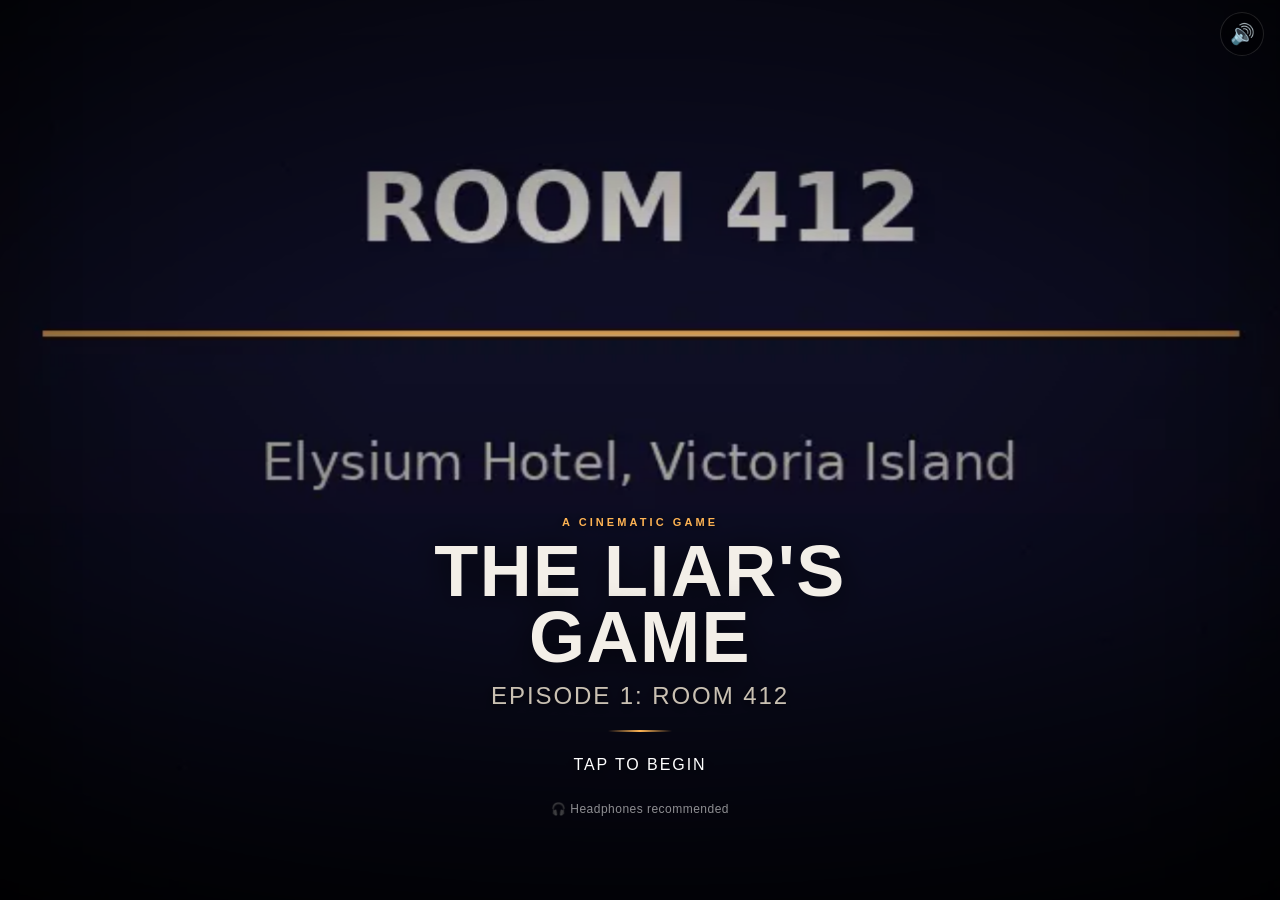
<file: index.html>
<!DOCTYPE html>
<html lang="en">
<head>
  <meta charset="UTF-8">
  <meta name="viewport" content="width=device-width, initial-scale=1.0, viewport-fit=cover, user-scalable=no">
  <meta name="theme-color" content="#0b1020">
  <meta name="description" content="The Liar's Game: Episode 1 — Room 412. A cinematic psychological deception game set in Lagos.">
  <title>The Liar's Game — Room 412</title>
  <link rel="preload" href="style.css" as="style">
  <link rel="preload" href="story.js" as="script">
  <link rel="preload" href="game.js" as="script">
  <link rel="stylesheet" href="style.css">
</head>
<body>
  <div id="app" class="app">
    <!-- Background image layers for crossfade -->
    <div id="bgA" class="bg-layer active"></div>
    <div id="bgB" class="bg-layer"></div>
    <div id="vignette" class="vignette"></div>
    <div id="fx-red" class="fx-red" aria-hidden="true"></div>
    <div id="fx-shake" class="fx-shake-wrap">

      <!-- Top HUD -->
      <header class="hud" id="hud">
        <div class="hud-left">
          <div id="chapter-label" class="chapter-label"></div>
        </div>
        <div class="hud-right">
          <button id="skip-btn" class="icon-btn skip-btn hidden" aria-label="Skip dialogue" title="Skip">⏭</button>
          <button id="mute-btn" class="icon-btn" aria-label="Toggle sound" title="Mute/Unmute">🔊</button>
        </div>
      </header>

      <!-- Title screen -->
      <section id="screen-title" class="screen screen-title hidden">
        <div class="title-card">
          <p class="eyebrow">A CINEMATIC GAME</p>
          <h1 id="title-heading" class="title-heading">THE LIAR'S GAME</h1>
          <p id="title-sub" class="title-sub">Level 1: The Night Nanny</p>
          <div class="title-rule"></div>
          <p id="title-prompt" class="title-prompt pulse">Tap to begin</p>
          <p class="title-meta">🎧 Headphones recommended</p>
        </div>
      </section>

      <!-- Dialogue / narration stage -->
      <section id="screen-story" class="screen screen-story hidden" aria-live="polite">
        <div id="speaker-tag" class="speaker-tag hidden"></div>
        <div id="dialogue-wrap" class="dialogue-wrap">
          <div id="narration-box" class="narration-box hidden">
            <p id="narration-text"></p>
          </div>
          <div id="bubble" class="bubble hidden">
            <p id="bubble-text"></p>
          </div>
          <div id="tap-hint" class="tap-hint">Tap to continue ▸</div>
        </div>
      </section>

      <!-- Rules card -->
      <section id="screen-rules" class="screen screen-rules hidden">
        <div class="rules-card">
          <p class="eyebrow danger">MEMORIZE THESE</p>
          <h2 id="rules-heading" class="rules-heading">THE RULES</h2>
          <ol id="rules-list" class="rules-list"></ol>
          <div class="rules-timer-wrap">
            <div class="rules-timer-bar"><div id="rules-timer-fill" class="rules-timer-fill"></div></div>
            <p id="rules-timer-text" class="rules-timer-text">8</p>
          </div>
          <p class="rules-warning">They will not be shown again.</p>
        </div>
      </section>


      <!-- Inspection screen (Act 1 clues) -->
      <section id="screen-inspect" class="screen screen-inspect hidden">
        <div class="inspect-card">
          <p class="eyebrow">INSPECT THE ROOM</p>
          <h2 id="inspect-title" class="inspect-title">Find your alibi</h2>
          <p class="inspect-sub">Tap each clue to examine it. You need every advantage before the door opens.</p>
          <div id="inspect-grid" class="inspect-grid"></div>
          <button id="inspect-continue" class="btn btn-primary inspect-continue" disabled>Continue</button>
        </div>
        <div id="inspect-overlay" class="inspect-overlay hidden" role="dialog" aria-modal="true">
          <div class="inspect-overlay-card">
            <img id="inspect-overlay-img" class="inspect-overlay-img" alt="Clue" />
            <h3 id="inspect-overlay-title" class="inspect-overlay-title"></h3>
            <p id="inspect-overlay-desc" class="inspect-overlay-desc"></p>
            <button id="inspect-overlay-close" class="btn btn-primary">Close</button>
          </div>
        </div>
      </section>
      <!-- Decision screen -->
      <section id="screen-decision" class="screen screen-decision hidden">
        <div class="decision-top">
          <div class="timer-ring-wrap">
            <svg class="timer-ring" viewBox="0 0 120 120">
              <circle class="timer-ring-bg" cx="60" cy="60" r="52"/>
              <circle id="timer-ring-fg" class="timer-ring-fg" cx="60" cy="60" r="52"/>
            </svg>
            <div id="timer-text" class="timer-text">5</div>
          </div>
          <p id="decision-prompt" class="decision-prompt"></p>
        </div>
        <div id="choices" class="choices"></div>
      </section>

      <!-- Game over screen -->
      <section id="screen-gameover" class="screen screen-gameover hidden">
        <div class="gameover-card">
          <p class="eyebrow danger">GAME OVER</p>
          <h2 id="gameover-title" class="gameover-title">YOU GOT CAUGHT.</h2>
          <p id="gameover-sub" class="gameover-sub">You're not good enough to be a liar.</p>
          <div class="score-block">
            <div class="score-ring">
              <svg viewBox="0 0 120 120">
                <circle class="timer-ring-bg" cx="60" cy="60" r="52"/>
                <circle id="score-ring-fg" class="score-ring-fg" cx="60" cy="60" r="52"/>
              </svg>
              <div class="score-inner">
                <span id="score-value" class="score-value">0</span>
                <span class="score-label">TRUTH SCORE</span>
              </div>
            </div>
            <p id="score-detail" class="score-detail"></p>
          </div>
          <div class="gameover-actions">
            <button id="btn-retry" class="btn btn-primary">Retry from last checkpoint</button>
            <button id="btn-ad" class="btn btn-secondary">📺 Watch Ad to Continue</button>
            <button id="btn-share" class="btn btn-ghost">Share my score</button>
          </div>
          <p id="ad-note" class="ad-note hidden"></p>
        </div>
      </section>

      <!-- Win screen -->
      <section id="screen-win" class="screen screen-win hidden">
        <div class="win-card">
          <p class="eyebrow win">YOU SURVIVED</p>
          <h2 class="win-title">Room 412</h2>
          <p class="win-sub">You lied beautifully. Amara bought it... for now.</p>
          <div class="score-block">
            <div class="score-ring">
              <svg viewBox="0 0 120 120">
                <circle class="timer-ring-bg" cx="60" cy="60" r="52"/>
                <circle id="win-score-ring-fg" class="score-ring-fg win-ring" cx="60" cy="60" r="52"/>
              </svg>
              <div class="score-inner">
                <span id="win-score-value" class="score-value">0</span>
                <span class="score-label">TRUTH SCORE</span>
              </div>
            </div>
            <p id="win-score-detail" class="score-detail"></p>
          </div>
          <div class="gameover-actions">
            <button id="btn-win-share" class="btn btn-primary">Share my score</button>
            <button id="btn-win-replay" class="btn btn-ghost">Play again</button>
          </div>
        </div>
      </section>

    </div><!-- fx-shake-wrap -->
  </div>

  <script src="story.js"></script>
  <script src="game.js"></script>
</body>
</html>
</file>
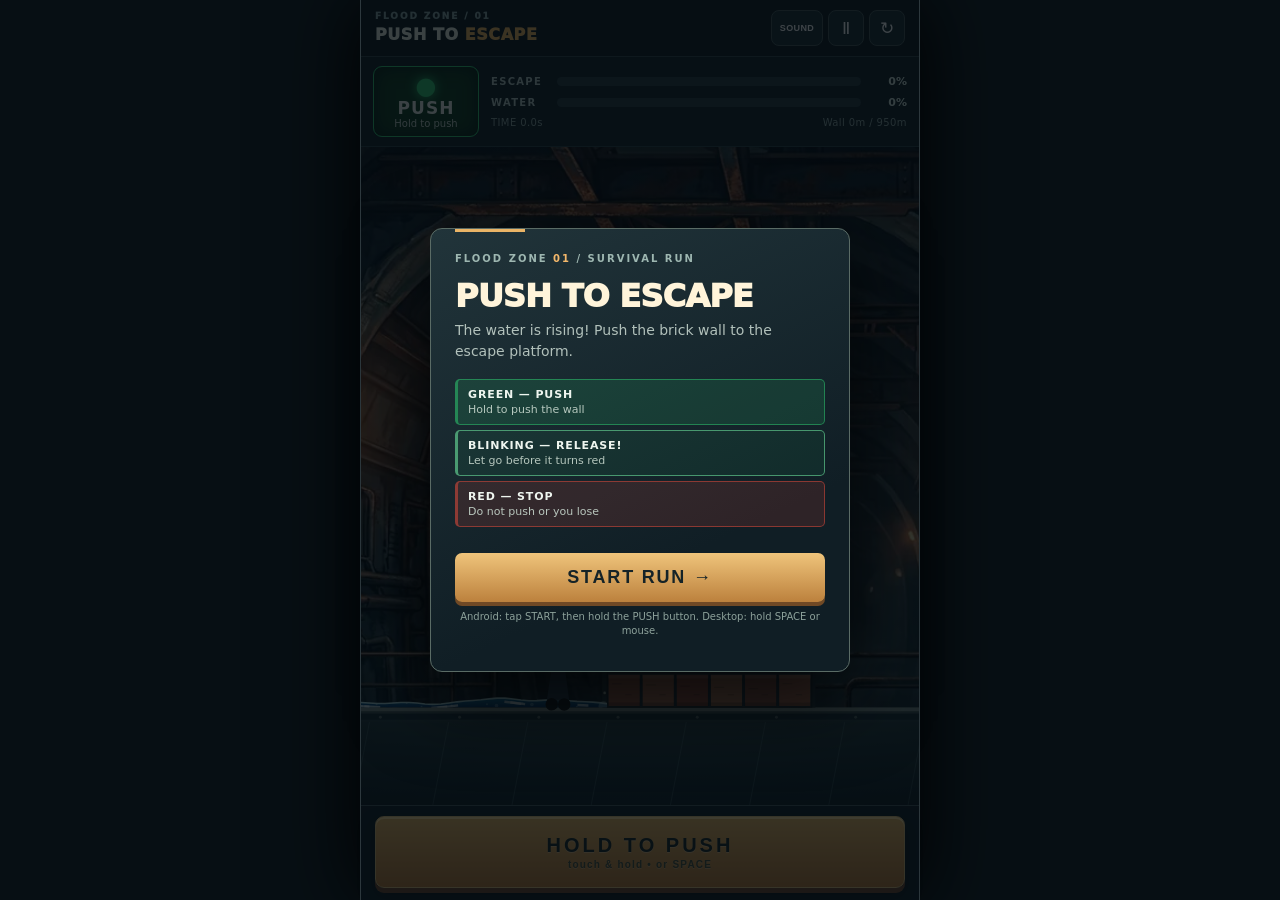
<file: push-to-escape/index.html>
<!DOCTYPE html>
<html lang="en">
<head>
<meta charset="UTF-8" />
<meta name="viewport" content="width=device-width, initial-scale=1.0, maximum-scale=1.0, user-scalable=no, viewport-fit=cover" />
<meta name="theme-color" content="#0b1020" />
<title>PUSH TO ESCAPE</title>
<meta name="description" content="Push the brick wall to escape the rising water. Push on green, release on blink, stop on red." />
<link rel="stylesheet" href="style.css?v=d397433" />
</head>
<body>
<div id="game-wrap">
  <!-- Top bar -->
  <div id="topbar">
    <div id="title"><small>FLOOD ZONE / 01</small>PUSH TO <em>ESCAPE</em></div>
    <div id="topbtns">
      <button id="btn-mute" class="icon-btn" aria-label="Mute">SOUND</button>
      <button id="btn-pause" class="icon-btn" aria-label="Pause">Ⅱ</button>
      <button id="btn-restart" class="icon-btn" aria-label="Restart">↻</button>
    </div>
  </div>

  <!-- Signal + meters -->
  <div id="hud">
    <div id="signal-box" class="signal-green">
      <div id="signal-light"><span id="signal-dot">●</span></div>
      <div id="signal-text">PUSH</div>
      <div id="signal-sub">Hold to push</div>
    </div>
    <div id="meters">
      <div class="meter-row">
        <span class="meter-label">ESCAPE</span>
        <div class="meter-track"><div id="progress-fill"></div></div>
        <span id="progress-pct" class="meter-val">0%</span>
      </div>
      <div class="meter-row">
        <span class="meter-label">WATER</span>
        <div class="meter-track water"><div id="water-fill"></div></div>
        <span id="water-pct" class="meter-val">0%</span>
      </div>
      <div class="meter-row small">
        <span id="hud-time">⏱ 0.0s</span>
        <span id="hud-dist">Wall 0m</span>
      </div>
    </div>
  </div>

  <!-- Canvas -->
  <div id="canvas-wrap">
    <canvas id="game-canvas"></canvas>
    <div id="toast"></div>
  </div>

  <!-- Push control -->
  <div id="controls">
    <button id="push-btn" aria-label="Hold to push">
      <span id="push-btn-label">HOLD TO PUSH</span>
      <span id="push-btn-sub">touch &amp; hold • or SPACE</span>
    </button>
  </div>

  <!-- Overlays -->
  <div id="overlay" class="overlay">
    <div class="panel">
      <div class="eyebrow">FLOOD ZONE <span>01</span> / SURVIVAL RUN</div>
      <h1 id="overlay-title">PUSH TO ESCAPE</h1>
      <p id="overlay-msg">The water is rising! Push the brick wall to the escape platform.</p>
      <div id="overlay-rules">
        <div class="rule green"><b>GREEN — PUSH</b><span>Hold to push the wall</span></div>
        <div class="rule blink"><b>BLINKING — RELEASE!</b><span>Let go before it turns red</span></div>
        <div class="rule red"><b>RED — STOP</b><span>Do not push or you lose</span></div>
      </div>
      <p id="overlay-stats" class="stats"></p>
      <button id="overlay-btn" class="big-btn">START RUN →</button>
      <p class="hint">Android: tap START, then hold the PUSH button. Desktop: hold SPACE or mouse.</p>
    </div>
  </div>

  <div id="pause-overlay" class="overlay hidden">
    <div class="panel">
      <h1>PAUSED</h1>
      <p>Take a breath. The water waits… for now.</p>
      <button id="resume-btn" class="big-btn">▶ RESUME</button>
      <button id="pause-restart-btn" class="big-btn secondary">↻ RESTART</button>
    </div>
  </div>
</div>

<script src="game.js?v=d397433"></script>
</body>
</html>
</file>
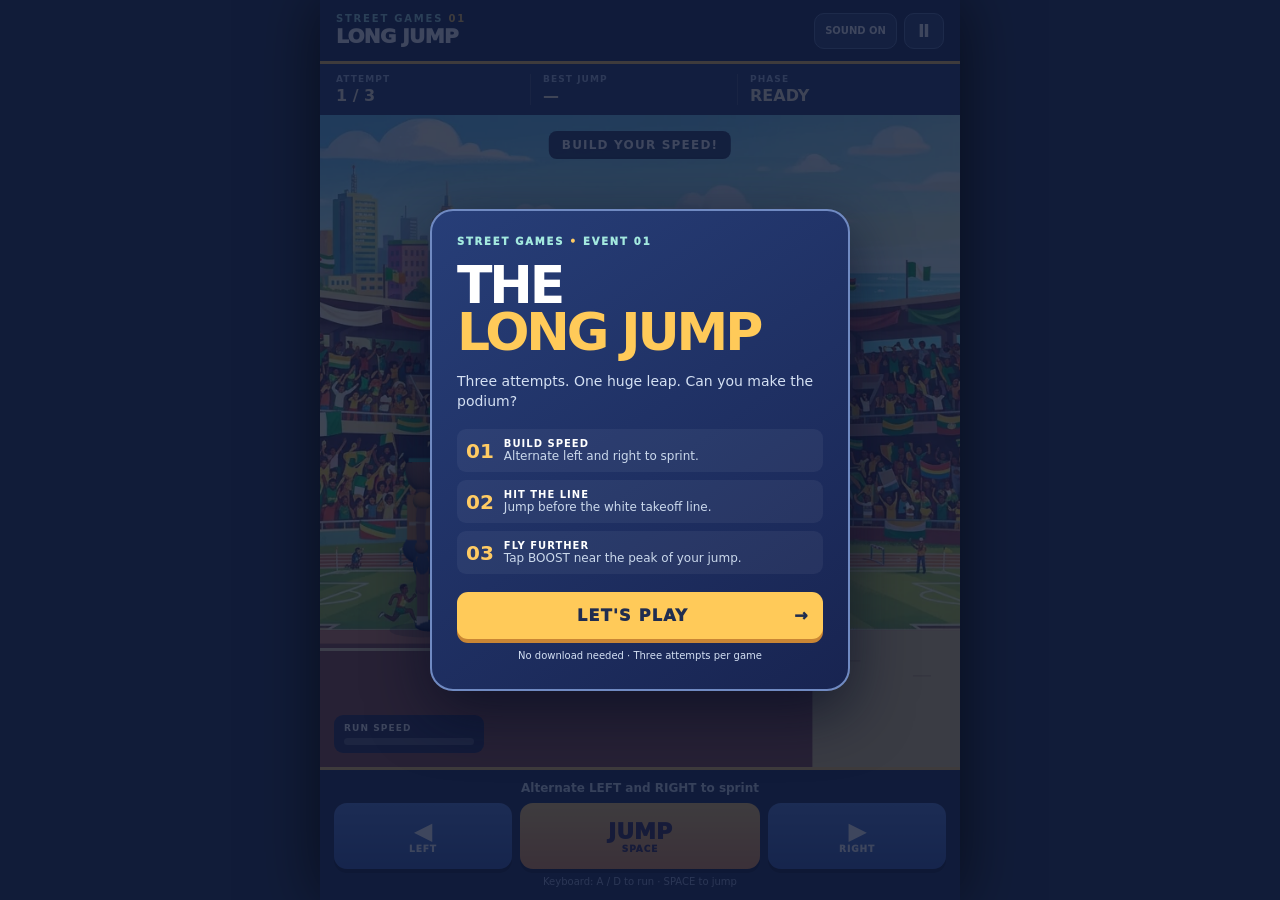
<file: street-games/index.html>
<!doctype html><html lang="en"><head><meta charset="utf-8"><meta name="viewport" content="width=device-width,initial-scale=1,viewport-fit=cover"><meta name="theme-color" content="#15264c"><title>Street Games: Long Jump</title><link rel="stylesheet" href="style.css?v=1"></head><body>
<main class="app"><header><div class="brand"><span>STREET GAMES <i>01</i></span><strong>LONG JUMP</strong></div><div class="tools"><button id="sound" aria-label="Toggle sound">SOUND ON</button><button id="pause" aria-label="Pause">Ⅱ</button></div></header>
<section class="hud"><div class="stat"><span>ATTEMPT</span><b id="attempt">1 / 3</b></div><div class="stat"><span>BEST JUMP</span><b id="best">—</b></div><div class="stat"><span>PHASE</span><b id="phase">READY</b></div></section>
<section class="scene"><canvas id="canvas" aria-label="Long jump athletics game"></canvas><div id="message" aria-live="polite">GET READY!</div><div class="speed"><span>RUN SPEED</span><div><i id="speedFill"></i></div></div><div id="aim" class="aim" hidden>IN THE AIR · TAP BOOST AT THE PEAK</div></section>
<section class="control"><div class="instructions" id="instruction">Alternate LEFT and RIGHT to sprint</div><div class="buttons"><button id="left" class="foot" aria-label="Left step">◀<small>LEFT</small></button><button id="jump" class="jump" aria-label="Jump or boost">JUMP<small>SPACE</small></button><button id="right" class="foot" aria-label="Right step">▶<small>RIGHT</small></button></div><div class="keyhint">Keyboard: A / D to run · SPACE to jump</div></section>
<div id="overlay" class="overlay"><article class="card"><div class="kicker">STREET GAMES <span>•</span> EVENT 01</div><h1 id="overlayTitle">THE<br><em>LONG JUMP</em></h1><p id="overlayText">Three attempts. One huge leap. Can you make the podium?</p><div id="rules" class="rules"><div><b>01</b><span><strong>BUILD SPEED</strong>Alternate left and right to sprint.</span></div><div><b>02</b><span><strong>HIT THE LINE</strong>Jump before the white takeoff line.</span></div><div><b>03</b><span><strong>FLY FURTHER</strong>Tap BOOST near the peak of your jump.</span></div></div><div id="results" class="results" hidden></div><button id="start" class="primary">LET'S PLAY <span>→</span></button><button id="share" class="share" hidden>SHARE MY SCORE</button><p class="fine">No download needed · Three attempts per game</p></article></div>
</main><script src="vendor/three.min.js?v=160"></script><script src="athlete-rig.js?v=1"></script><script src="game.js?v=4"></script></body></html>
</file>
<file: style.css>
/* ===========================================
   THE LIAR'S GAME — Level 1: The Night Nanny
   Mobile-first, cinematic visual novel styles
   =========================================== */

:root {
  --bg: #0b1020;
  --bg-deep: #060912;
  --text: #f3efe8;
  --muted: #c9c0b2;
  --accent: #ffb454;
  --accent-2: #ff6b4a;
  --danger: #ff4d4d;
  --win: #7dffb2;
  --panel: rgba(10, 14, 28, 0.72);
  --panel-strong: rgba(8, 10, 20, 0.88);
  --bubble-left: rgba(18, 24, 40, 0.88);
  --bubble-right: rgba(60, 40, 20, 0.82);
  --radius: 18px;
  --safe-top: env(safe-area-inset-top, 0px);
  --safe-bottom: env(safe-area-inset-bottom, 0px);
}

*, *::before, *::after { box-sizing: border-box; margin: 0; padding: 0; }
html, body { height: 100%; background: var(--bg-deep); color: var(--text); font-family: "Segoe UI", Roboto, "Helvetica Neue", Arial, sans-serif; overflow: hidden; }
body { -webkit-tap-highlight-color: transparent; touch-action: manipulation; }
button { font: inherit; color: inherit; background: none; border: none; cursor: pointer; }
img { max-width: 100%; display: block; }

.app {
  position: relative;
  width: 100%;
  height: 100%;
  overflow: hidden;
  background: #000;
}

/* ===== Background layers with Ken Burns ===== */
.bg-layer {
  position: absolute;
  inset: 0;
  background-color: #0b1020;
  background-size: cover;
  background-position: center;
  opacity: 0;
  transition: opacity 0.7s ease;
  transform: scale(1.03);
  will-change: transform, opacity;
}
.bg-layer.active { opacity: 1; }
.bg-layer.kb-zoom-in { animation: kbZoomIn 18s ease-out forwards; }
.bg-layer.kb-zoom-out { animation: kbZoomOut 18s ease-out forwards; }
.bg-layer.kb-pan-left { animation: kbPanLeft 18s ease-out forwards; }
.bg-layer.kb-pan-right { animation: kbPanRight 18s ease-out forwards; }

@keyframes kbZoomIn {
  from { transform: scale(1.0); }
  to   { transform: scale(1.12); }
}
@keyframes kbZoomOut {
  from { transform: scale(1.12); }
  to   { transform: scale(1.0); }
}
@keyframes kbPanLeft {
  from { transform: scale(1.08) translateX(2%); }
  to   { transform: scale(1.08) translateX(-2%); }
}
@keyframes kbPanRight {
  from { transform: scale(1.08) translateX(-2%); }
  to   { transform: scale(1.08) translateX(2%); }
}

.vignette {
  position: absolute;
  inset: 0;
  pointer-events: none;
  background: radial-gradient(ellipse at center, rgba(0,0,0,0.05) 30%, rgba(0,0,0,0.35) 70%, rgba(0,0,0,0.72) 100%);
  z-index: 1;
}

/* ===== FX layers ===== */
.fx-red {
  position: absolute;
  inset: 0;
  pointer-events: none;
  background: radial-gradient(ellipse at center, rgba(255,0,0,0.0), rgba(120,0,0,0.0));
  opacity: 0;
  z-index: 30;
  transition: opacity 0.15s ease;
}
.fx-red.flash { opacity: 1; background: radial-gradient(ellipse at center, rgba(255,50,30,0.15), rgba(120,0,0,0.45)); }
.fx-red.danger-pulse { animation: dangerPulse 0.8s ease-in-out infinite; }
@keyframes dangerPulse {
  0%,100% { opacity: 0.15; background: radial-gradient(ellipse at center, rgba(255,30,30,0.05), rgba(120,0,0,0.25)); }
  50% { opacity: 0.55; background: radial-gradient(ellipse at center, rgba(255,30,30,0.12), rgba(140,0,0,0.45)); }
}

.fx-shake-wrap {
  position: absolute;
  inset: 0;
  z-index: 2;
}
.fx-shake-wrap.shake {
  animation: screenShake 0.5s linear;
}
@keyframes screenShake {
  0%,100% { transform: translate(0,0) rotate(0); }
  10% { transform: translate(-8px, 4px) rotate(-0.5deg); }
  20% { transform: translate(8px, -4px) rotate(0.5deg); }
  30% { transform: translate(-6px, -3px) rotate(-0.4deg); }
  40% { transform: translate(6px, 5px) rotate(0.4deg); }
  50% { transform: translate(-4px, 2px) rotate(-0.2deg); }
  60% { transform: translate(4px, -2px) rotate(0.2deg); }
  70% { transform: translate(-2px, 3px) rotate(-0.1deg); }
  80% { transform: translate(2px, -1px) rotate(0.1deg); }
  90% { transform: translate(-1px, 1px) rotate(0); }
}

/* ===== HUD ===== */
.hud {
  position: absolute;
  top: 0; left: 0; right: 0;
  padding: calc(12px + var(--safe-top)) 16px 12px;
  display: flex;
  align-items: flex-start;
  justify-content: space-between;
  z-index: 20;
  pointer-events: none;
}
.hud > * { pointer-events: auto; }
.chapter-label {
  font-size: 11px;
  letter-spacing: 0.18em;
  text-transform: uppercase;
  color: rgba(255,255,255,0.7);
  text-shadow: 0 1px 6px rgba(0,0,0,0.8);
  padding: 6px 10px;
  background: rgba(0,0,0,0.25);
  border-radius: 999px;
  backdrop-filter: blur(4px);
  max-width: 70vw;
  white-space: nowrap;
  overflow: hidden;
  text-overflow: ellipsis;
}
.chapter-label:empty { display: none; }
.icon-btn {
  width: 44px; height: 44px;
  border-radius: 50%;
  background: rgba(0,0,0,0.35);
  backdrop-filter: blur(4px);
  font-size: 20px;
  line-height: 1;
  display: grid;
  place-items: center;
  border: 1px solid rgba(255,255,255,0.12);
  transition: transform 0.15s ease, background 0.2s;
}
.icon-btn:active { transform: scale(0.95); background: rgba(0,0,0,0.55); }

/* ===== Screens ===== */
.screen {
  position: absolute;
  inset: 0;
  display: flex;
  flex-direction: column;
  padding: calc(72px + var(--safe-top)) 20px calc(24px + var(--safe-bottom));
  z-index: 10;
}
.hidden { display: none !important; }

.eyebrow {
  font-size: 11px;
  font-weight: 700;
  letter-spacing: 0.28em;
  text-transform: uppercase;
  color: var(--accent);
  margin-bottom: 10px;
  text-shadow: 0 1px 8px rgba(0,0,0,0.8);
}
.eyebrow.danger { color: var(--danger); }
.eyebrow.win { color: var(--win); }

/* ===== Title screen ===== */
.screen-title {
  justify-content: flex-end;
  align-items: center;
  text-align: center;
  padding-bottom: calc(56px + var(--safe-bottom));
  background: linear-gradient(to top, rgba(0,0,0,0.75) 0%, rgba(0,0,0,0.25) 35%, rgba(0,0,0,0.05) 60%, rgba(0,0,0,0.3) 100%);
}
.title-card {
  width: min(100%, 520px);
  padding: 28px 20px;
}
.title-heading {
  font-size: clamp(42px, 11vw, 72px);
  line-height: 0.92;
  letter-spacing: 0.02em;
  font-weight: 900;
  text-transform: uppercase;
  text-shadow: 0 4px 30px rgba(0,0,0,0.8);
  margin-bottom: 12px;
}
.title-sub {
  font-size: clamp(16px, 4.2vw, 24px);
  color: var(--muted);
  letter-spacing: 0.08em;
  text-transform: uppercase;
  margin-bottom: 20px;
  text-shadow: 0 2px 10px rgba(0,0,0,0.8);
}
.title-rule {
  width: 64px;
  height: 2px;
  background: linear-gradient(90deg, transparent, var(--accent), transparent);
  margin: 0 auto 24px;
}
.title-prompt {
  font-size: 16px;
  letter-spacing: 0.12em;
  text-transform: uppercase;
  color: #fff;
  text-shadow: 0 2px 12px rgba(0,0,0,0.9);
}
.title-meta {
  margin-top: 28px;
  font-size: 12px;
  color: rgba(255,255,255,0.55);
  letter-spacing: 0.04em;
}
.pulse { animation: pulse 2s ease-in-out infinite; }
@keyframes pulse {
  0%,100% { opacity: 0.55; transform: translateY(0); }
  50% { opacity: 1; transform: translateY(-2px); }
}

/* ===== Story / dialogue ===== */
.screen-story {
  justify-content: flex-end;
  padding: calc(72px + var(--safe-top)) 16px calc(20px + var(--safe-bottom));
  background: linear-gradient(to top, rgba(0,0,0,0.72) 0%, rgba(0,0,0,0.0) 35%, rgba(0,0,0,0.0) 65%, rgba(0,0,0,0.25) 100%);
  cursor: pointer;
}
.speaker-tag {
  align-self: flex-start;
  display: inline-flex;
  padding: 6px 14px;
  background: var(--accent);
  color: #1a1208;
  font-size: 12px;
  font-weight: 800;
  letter-spacing: 0.08em;
  text-transform: uppercase;
  border-radius: 999px;
  margin-bottom: 8px;
  margin-left: 4px;
  box-shadow: 0 4px 16px rgba(0,0,0,0.4);
  transform: translateY(0);
  transition: opacity 0.2s;
}
.speaker-tag.right {
  align-self: flex-end;
  margin-left: 0;
  margin-right: 4px;
  background: #e8dcc8;
}
.dialogue-wrap {
  width: 100%;
  max-width: 720px;
  margin: 0 auto;
  display: flex;
  flex-direction: column;
  gap: 8px;
}
.bubble {
  max-width: 92%;
  padding: 16px 18px;
  border-radius: 20px;
  background: var(--bubble-left);
  backdrop-filter: blur(8px);
  border: 1px solid rgba(255,255,255,0.08);
  box-shadow: 0 8px 30px rgba(0,0,0,0.35);
  font-size: clamp(16px, 4.2vw, 20px);
  line-height: 1.5;
  color: #fff;
  align-self: flex-start;
  position: relative;
  animation: bubbleIn 0.25s ease-out;
}
.bubble.right {
  align-self: flex-end;
  background: var(--bubble-right);
  border-color: rgba(255,200,150,0.12);
}
.bubble.pov {
  font-style: italic;
}
@keyframes bubbleIn {
  from { opacity: 0; transform: translateY(12px) scale(0.98); }
  to { opacity: 1; transform: translateY(0) scale(1); }
}
.narration-box {
  width: 100%;
  padding: 20px 20px;
  background: linear-gradient(to top, rgba(0,0,0,0.85), rgba(0,0,0,0.55));
  border-top: 1px solid rgba(255,180,84,0.25);
  border-bottom: 1px solid rgba(255,180,84,0.15);
  backdrop-filter: blur(2px);
  text-align: center;
  font-size: clamp(15px, 4vw, 20px);
  line-height: 1.6;
  color: #f0e8dc;
  letter-spacing: 0.01em;
  text-shadow: 0 1px 8px rgba(0,0,0,0.8);
  animation: fadeUp 0.35s ease-out;
}
@keyframes fadeUp {
  from { opacity: 0; transform: translateY(10px); }
  to { opacity: 1; transform: translateY(0); }
}
.tap-hint {
  align-self: center;
  margin-top: 8px;
  font-size: 12px;
  letter-spacing: 0.1em;
  text-transform: uppercase;
  color: rgba(255,255,255,0.55);
  text-shadow: 0 1px 6px rgba(0,0,0,0.9);
  animation: pulse 2s ease-in-out infinite;
}

/* ===== Rules card ===== */
.screen-rules {
  justify-content: center;
  align-items: center;
  padding: calc(40px + var(--safe-top)) 20px calc(40px + var(--safe-bottom));
  background: rgba(0,0,0,0.45);
}
.rules-card {
  width: min(100%, 560px);
  background: linear-gradient(180deg, rgba(20,16,30,0.95), rgba(10,10,18,0.95));
  border: 1px solid rgba(255,180,84,0.25);
  border-radius: 24px;
  padding: 28px 22px;
  box-shadow: 0 20px 60px rgba(0,0,0,0.6), 0 0 0 1px rgba(255,255,255,0.04) inset;
  text-align: center;
}
.rules-heading {
  font-size: clamp(28px, 7vw, 40px);
  font-weight: 900;
  letter-spacing: 0.04em;
  margin-bottom: 20px;
  color: #fff;
}
.rules-list {
  text-align: left;
  margin: 0 0 24px 0;
  padding-left: 24px;
  display: flex;
  flex-direction: column;
  gap: 12px;
}
.rules-list li {
  font-size: clamp(14px, 3.8vw, 17px);
  line-height: 1.45;
  color: #f0e6d8;
  padding-left: 4px;
}
.rules-list li::marker {
  color: var(--accent);
  font-weight: 800;
}
.rules-timer-wrap {
  display: flex;
  align-items: center;
  gap: 14px;
}
.rules-timer-bar {
  flex: 1;
  height: 8px;
  background: rgba(255,255,255,0.12);
  border-radius: 999px;
  overflow: hidden;
}
.rules-timer-fill {
  height: 100%;
  width: 100%;
  background: linear-gradient(90deg, var(--accent), var(--accent-2));
  border-radius: 999px;
  transition: width 0.2s linear;
}
.rules-timer-fill.urgent { background: linear-gradient(90deg, var(--danger), #ff2a2a); }
.rules-timer-text {
  font-size: 28px;
  font-weight: 900;
  color: var(--accent);
  min-width: 32px;
  text-align: right;
  font-variant-numeric: tabular-nums;
}
.rules-timer-text.urgent { color: var(--danger); }
.rules-warning {
  margin-top: 16px;
  font-size: 12px;
  letter-spacing: 0.12em;
  text-transform: uppercase;
  color: rgba(255,255,255,0.5);
}

/* ===== Decision screen ===== */
.screen-decision {
  justify-content: flex-end;
  padding: calc(72px + var(--safe-top)) 16px calc(24px + var(--safe-bottom));
  background: linear-gradient(to top, rgba(0,0,0,0.8) 0%, rgba(0,0,0,0.2) 40%, rgba(0,0,0,0.15) 60%, rgba(0,0,0,0.35) 100%);
}
.decision-top {
  display: flex;
  flex-direction: column;
  align-items: center;
  gap: 14px;
  margin-bottom: 20px;
  text-align: center;
}
.timer-ring-wrap {
  position: relative;
  width: 92px;
  height: 92px;
}
.timer-ring { width: 100%; height: 100%; transform: rotate(-90deg); }
.timer-ring-bg {
  fill: none;
  stroke: rgba(255,255,255,0.12);
  stroke-width: 8;
}
.timer-ring-fg {
  fill: none;
  stroke: var(--accent);
  stroke-width: 8;
  stroke-linecap: round;
  stroke-dasharray: 326.7;
  stroke-dashoffset: 0;
  transition: stroke-dashoffset 0.2s linear, stroke 0.2s;
  filter: drop-shadow(0 0 6px rgba(255,180,84,0.5));
}
.timer-ring-fg.urgent {
  stroke: var(--danger);
  filter: drop-shadow(0 0 8px rgba(255,77,77,0.8));
}
.timer-text {
  position: absolute;
  inset: 0;
  display: grid;
  place-items: center;
  font-size: 34px;
  font-weight: 900;
  font-variant-numeric: tabular-nums;
  text-shadow: 0 2px 10px rgba(0,0,0,0.8);
}
.timer-text.urgent { color: var(--danger); }
.decision-prompt {
  font-size: clamp(17px, 4.5vw, 22px);
  line-height: 1.45;
  font-weight: 650;
  color: #fff;
  text-shadow: 0 2px 12px rgba(0,0,0,0.9);
  max-width: 680px;
  padding: 0 8px;
}
.choices {
  display: flex;
  flex-direction: column;
  gap: 12px;
  width: 100%;
  max-width: 680px;
  margin: 0 auto;
}
.choice-btn {
  width: 100%;
  min-height: 60px;
  padding: 16px 20px;
  background: linear-gradient(180deg, rgba(35,40,60,0.88), rgba(18,22,38,0.92));
  border: 1px solid rgba(255,255,255,0.14);
  border-radius: 16px;
  color: #fff;
  font-size: clamp(15px, 4vw, 18px);
  font-weight: 650;
  line-height: 1.35;
  text-align: left;
  box-shadow: 0 6px 20px rgba(0,0,0,0.3);
  transition: transform 0.12s ease, border-color 0.2s, background 0.2s;
  backdrop-filter: blur(6px);
  position: relative;
  overflow: hidden;
}
.choice-btn:active:not(:disabled) {
  transform: scale(0.985);
  background: linear-gradient(180deg, rgba(55,60,85,0.95), rgba(30,35,55,0.95));
  border-color: rgba(255,180,84,0.5);
}
.choice-btn:disabled { opacity: 0.65; cursor: default; }
.choice-btn .choice-num {
  display: inline-block;
  width: 28px; height: 28px;
  line-height: 28px;
  text-align: center;
  border-radius: 50%;
  background: rgba(255,180,84,0.18);
  color: var(--accent);
  font-size: 13px;
  font-weight: 800;
  margin-right: 10px;
  flex-shrink: 0;
  vertical-align: middle;
}

/* ===== Game Over / Win ===== */
.screen-gameover, .screen-win {
  justify-content: center;
  align-items: center;
  padding: calc(32px + var(--safe-top)) 20px calc(32px + var(--safe-bottom));
  background: rgba(0,0,0,0.55);
  overflow-y: auto;
}
.gameover-card, .win-card {
  width: min(100%, 560px);
  background: linear-gradient(180deg, rgba(22,14,18,0.96), rgba(10,8,14,0.96));
  border: 1px solid rgba(255,77,77,0.25);
  border-radius: 24px;
  padding: 28px 22px;
  text-align: center;
  box-shadow: 0 20px 60px rgba(0,0,0,0.6);
}
.win-card {
  background: linear-gradient(180deg, rgba(14,24,20,0.96), rgba(8,14,12,0.96));
  border-color: rgba(125,255,178,0.25);
}
.gameover-title, .win-title {
  font-size: clamp(28px, 7.5vw, 42px);
  line-height: 1.1;
  font-weight: 900;
  margin-bottom: 10px;
}
.gameover-title { color: #fff; }
.win-title { color: var(--win); }
.gameover-sub, .win-sub {
  font-size: clamp(14px, 3.8vw, 17px);
  color: var(--muted);
  line-height: 1.5;
  margin-bottom: 24px;
}
.score-block {
  display: flex;
  flex-direction: column;
  align-items: center;
  margin-bottom: 24px;
}
.score-ring {
  position: relative;
  width: 132px;
  height: 132px;
  margin-bottom: 12px;
}
.score-ring svg { width: 100%; height: 100%; transform: rotate(-90deg); }
.score-ring-fg {
  fill: none;
  stroke: var(--accent);
  stroke-width: 8;
  stroke-linecap: round;
  stroke-dasharray: 326.7;
  stroke-dashoffset: 326.7;
  transition: stroke-dashoffset 1s ease-out;
  filter: drop-shadow(0 0 6px rgba(255,180,84,0.5));
}
.score-ring-fg.win-ring {
  stroke: var(--win);
  filter: drop-shadow(0 0 6px rgba(125,255,178,0.5));
}
.score-inner {
  position: absolute;
  inset: 0;
  display: flex;
  flex-direction: column;
  align-items: center;
  justify-content: center;
}
.score-value {
  font-size: 42px;
  font-weight: 900;
  line-height: 1;
  color: #fff;
}
.score-label {
  font-size: 10px;
  font-weight: 700;
  letter-spacing: 0.16em;
  color: rgba(255,255,255,0.6);
  margin-top: 4px;
}
.score-detail {
  font-size: 13px;
  color: var(--muted);
  line-height: 1.5;
}
.gameover-actions {
  display: flex;
  flex-direction: column;
  gap: 10px;
  width: 100%;
}
.btn {
  width: 100%;
  min-height: 52px;
  padding: 14px 20px;
  border-radius: 14px;
  font-size: 15px;
  font-weight: 750;
  letter-spacing: 0.01em;
  transition: transform 0.12s ease, filter 0.2s, background 0.2s;
  border: 1px solid transparent;
}
.btn:active { transform: scale(0.985); }
.btn-primary {
  background: linear-gradient(180deg, #ffbf66, #f09a2a);
  color: #1a1200;
  box-shadow: 0 6px 20px rgba(240,154,42,0.3);
}
.btn-secondary {
  background: rgba(255,255,255,0.08);
  color: #fff;
  border-color: rgba(255,255,255,0.16);
}
.btn-ghost {
  background: transparent;
  color: var(--muted);
  border-color: rgba(255,255,255,0.1);
}
.ad-note {
  margin-top: 14px;
  font-size: 12px;
  color: rgba(255,255,255,0.55);
  line-height: 1.4;
}

/* ===== Utilities / responsive ===== */
@media (min-width: 768px) {
  .screen-story { padding-bottom: calc(40px + var(--safe-bottom)); }
  .bubble { max-width: 70%; }
  .decision-top { margin-bottom: 28px; }
}
@media (max-height: 640px) {
  .timer-ring-wrap { width: 72px; height: 72px; }
  .timer-text { font-size: 28px; }
  .choice-btn { min-height: 52px; padding: 12px 16px; }
  .title-heading { font-size: clamp(36px, 10vw, 56px); }
}
@media (prefers-reduced-motion: reduce) {
  .bg-layer.kb-zoom-in, .bg-layer.kb-zoom-out,
  .bg-layer.kb-pan-left, .bg-layer.kb-pan-right { animation: none; transform: scale(1.03); }
  .pulse, .fx-red.danger-pulse { animation: none; }
  .fx-shake-wrap.shake { animation: none; }
}

/* ===== Skip button ===== */
.hud-right { display: flex; gap: 8px; align-items: center; }
.skip-btn { font-size: 16px; }

/* ===== Bubble tails ===== */
.bubble::after {
  content: '';
  position: absolute;
  bottom: -8px;
  left: 22px;
  width: 16px; height: 16px;
  background: var(--bubble-left);
  border-left: 1px solid rgba(255,255,255,0.08);
  border-bottom: 1px solid rgba(255,255,255,0.08);
  transform: rotate(-45deg);
  backdrop-filter: blur(8px);
}
.bubble.right::after {
  left: auto;
  right: 22px;
  background: var(--bubble-right);
  border-left: none;
  border-bottom: 1px solid rgba(255,200,150,0.12);
  border-right: 1px solid rgba(255,200,150,0.12);
}
.bubble { margin-bottom: 6px; }

/* ===== Inspection screen ===== */
.screen-inspect {
  justify-content: center;
  align-items: center;
  padding: calc(28px + var(--safe-top)) 16px calc(24px + var(--safe-bottom));
  background: rgba(0,0,0,0.5);
  overflow-y: auto;
}
.inspect-card {
  width: min(100%, 640px);
  background: linear-gradient(180deg, rgba(20,24,36,0.96), rgba(10,12,20,0.96));
  border: 1px solid rgba(255,180,84,0.22);
  border-radius: 24px;
  padding: 24px 18px;
  box-shadow: 0 20px 60px rgba(0,0,0,0.6);
  text-align: center;
}
.inspect-title {
  font-size: clamp(28px, 7vw, 40px);
  font-weight: 900;
  margin-bottom: 8px;
}
.inspect-sub {
  color: var(--muted);
  font-size: 14px;
  line-height: 1.5;
  margin-bottom: 18px;
}
.inspect-grid {
  display: grid;
  grid-template-columns: 1fr;
  gap: 12px;
  margin-bottom: 18px;
}
@media (min-width: 520px) {
  .inspect-grid { grid-template-columns: repeat(3, 1fr); }
}
.inspect-clue {
  background: rgba(255,255,255,0.04);
  border: 1px solid rgba(255,255,255,0.12);
  border-radius: 16px;
  padding: 12px;
  text-align: left;
  cursor: pointer;
  transition: transform 0.12s ease, border-color 0.2s;
  display: flex;
  flex-direction: column;
  gap: 8px;
}
.inspect-clue:active { transform: scale(0.985); }
.inspect-clue.inspected { border-color: rgba(125,255,178,0.45); background: rgba(125,255,178,0.06); }
.inspect-clue-img {
  width: 100%;
  aspect-ratio: 3/4;
  object-fit: cover;
  border-radius: 10px;
  background: #111;
}
.inspect-clue-name { font-size: 14px; font-weight: 750; color: #fff; }
.inspect-clue-status { font-size: 11px; letter-spacing: 0.08em; text-transform: uppercase; color: var(--muted); }
.inspect-clue.inspected .inspect-clue-status { color: var(--win); }
.inspect-continue:disabled { opacity: 0.45; filter: grayscale(0.3); }
.inspect-overlay {
  position: fixed;
  inset: 0;
  background: rgba(0,0,0,0.72);
  display: flex;
  align-items: center;
  justify-content: center;
  padding: 20px;
  z-index: 50;
}
.inspect-overlay.hidden { display: none !important; }
.inspect-overlay-card {
  width: min(100%, 520px);
  max-height: calc(100vh - 40px);
  overflow-y: auto;
  background: linear-gradient(180deg, rgba(22,26,38,0.98), rgba(10,12,20,0.98));
  border: 1px solid rgba(255,180,84,0.25);
  border-radius: 20px;
  padding: 16px;
  text-align: center;
}
.inspect-overlay-img {
  width: 100%;
  max-height: 52vh;
  object-fit: cover;
  border-radius: 12px;
  margin-bottom: 14px;
}
.inspect-overlay-title { font-size: 24px; font-weight: 850; margin-bottom: 8px; }
.inspect-overlay-desc { font-size: 15px; color: var(--muted); line-height: 1.55; margin-bottom: 16px; }

/* ===== BG dim for narration/focus ===== */
.bg-layer.dimmed { filter: brightness(0.72) saturate(0.9); }
</file>
<file: push-to-escape/style.css>
/* PUSH TO ESCAPE — mobile-first, portrait primary */
* { box-sizing: border-box; -webkit-tap-highlight-color: transparent; }
html, body { margin:0; padding:0; height:100%; background:#0b1020; color:#fff;
  font-family: system-ui, -apple-system, "Segoe UI", Roboto, Arial, sans-serif;
  overflow:hidden; overscroll-behavior:none; }
#game-wrap { position:relative; width:100%; height:100dvh; display:flex; flex-direction:column;
  background:linear-gradient(180deg,#1a2a4a 0%, #0b1020 100%); }

#topbar { display:flex; align-items:center; justify-content:space-between;
  padding:8px 10px; background:rgba(0,0,0,.35); z-index:5; }
#title { font-weight:900; letter-spacing:.08em; font-size:15px; }
#topbtns { display:flex; gap:8px; }
.icon-btn { width:40px; height:40px; border-radius:12px; border:1px solid rgba(255,255,255,.25);
  background:rgba(255,255,255,.08); color:#fff; font-size:18px; cursor:pointer; }
.icon-btn:active { transform:scale(.94); }

#hud { display:flex; gap:10px; padding:8px 10px; align-items:stretch; z-index:5; }
#signal-box { flex:0 0 118px; border-radius:16px; padding:8px 6px; text-align:center;
  border:2px solid rgba(255,255,255,.2); background:#122; transition:background .15s, border-color .15s; }
#signal-light { font-size:30px; line-height:1; }
#signal-text { font-weight:900; font-size:18px; letter-spacing:.06em; }
#signal-sub { font-size:11px; opacity:.85; }
#signal-box.signal-green { background:#0d3b1e; border-color:#2ecc71; }
.signal-green #signal-dot { color:#2ecc71; text-shadow:0 0 12px #2ecc71; }
#signal-box.signal-blink { background:#0d3b1e; border-color:#2ecc71; animation:blinkflash .18s infinite alternate; }
.signal-blink #signal-dot { color:#7dffb0; text-shadow:0 0 16px #7dffb0; }
.signal-blink #signal-text { color:#7dffb0; }
@keyframes blinkflash { from { background:#0d3b1e; } to { background:#1a6b35; } }
#signal-box.signal-red { background:#3b0d0d; border-color:#e74c3c; }
.signal-red #signal-dot { color:#ff5a4d; text-shadow:0 0 12px #ff5a4d; }
.signal-red #signal-text { color:#ff8a7d; }

#meters { flex:1; display:flex; flex-direction:column; gap:6px; justify-content:center; }
.meter-row { display:flex; align-items:center; gap:8px; }
.meter-row.small { justify-content:space-between; font-size:12px; opacity:.9; }
.meter-label { font-size:11px; font-weight:800; width:58px; letter-spacing:.05em; }
.meter-track { flex:1; height:14px; border-radius:999px; background:rgba(255,255,255,.14);
  border:1px solid rgba(255,255,255,.25); overflow:hidden; }
.meter-track.water { border-color:rgba(80,180,255,.5); }
#progress-fill { height:100%; width:0%; background:linear-gradient(90deg,#2ecc71,#7dffb0); transition:width .1s linear; }
#water-fill { height:100%; width:0%; background:linear-gradient(90deg,#1e90ff,#5ec8ff); transition:width .1s linear; }
.meter-val { font-size:12px; font-weight:800; width:38px; text-align:right; }

#canvas-wrap { position:relative; flex:1; min-height:0; }
#game-canvas { position:absolute; inset:0; width:100%; height:100%; display:block; touch-action:none; }
#toast { position:absolute; left:50%; top:12px; transform:translateX(-50%);
  background:rgba(0,0,0,.65); padding:8px 14px; border-radius:999px; font-weight:800; font-size:14px;
  opacity:0; pointer-events:none; transition:opacity .2s; white-space:nowrap; }
#toast.show { opacity:1; }

#controls { padding:10px; background:rgba(0,0,0,.35); z-index:5; }
#push-btn { width:100%; min-height:76px; border-radius:20px; border:3px solid #2ecc71;
  background:linear-gradient(180deg,#1e9e52,#0d6b34); color:#fff; cursor:pointer;
  display:flex; flex-direction:column; align-items:center; justify-content:center; gap:2px;
  font-weight:900; font-size:22px; letter-spacing:.05em; touch-action:none; user-select:none; -webkit-user-select:none; }
#push-btn-sub { font-size:12px; font-weight:600; opacity:.85; letter-spacing:0; }
#push-btn.pushing { background:linear-gradient(180deg,#27c464,#128a44); transform:scale(.985); }
#push-btn.danger { border-color:#e74c3c; background:linear-gradient(180deg,#a93226,#6e1f16); }
#push-btn.wait { border-color:#f1c40f; background:linear-gradient(180deg,#7a6a12,#4a410b); }

.overlay { position:absolute; inset:0; display:flex; align-items:center; justify-content:center;
  background:rgba(5,8,18,.72); z-index:10; padding:16px; }
.overlay.hidden { display:none; }
.panel { width:100%; max-width:420px; background:linear-gradient(180deg,#16213d,#0e1526);
  border:1px solid rgba(255,255,255,.18); border-radius:22px; padding:20px 18px; text-align:center;
  box-shadow:0 20px 60px rgba(0,0,0,.5); max-height:92dvh; overflow:auto; }
.panel h1 { margin:0 0 8px; font-size:26px; letter-spacing:.06em; }
.panel p { margin:8px 0; line-height:1.45; opacity:.92; }
#overlay-rules { display:flex; flex-direction:column; gap:8px; margin:14px 0; text-align:left; }
.rule { border-radius:14px; padding:10px 12px; display:flex; flex-direction:column; gap:2px; border:1px solid rgba(255,255,255,.15); }
.rule.green { background:rgba(46,204,113,.14); border-color:rgba(46,204,113,.5); }
.rule.blink { background:rgba(46,204,113,.08); border-color:rgba(125,255,176,.5); }
.rule.red { background:rgba(231,76,60,.14); border-color:rgba(231,76,60,.5); }
.rule span { font-size:13px; opacity:.9; }
.stats { font-weight:800; }
.big-btn { width:100%; padding:14px; border-radius:16px; border:none; font-weight:900; font-size:18px;
  background:linear-gradient(180deg,#2ecc71,#1e9e52); color:#fff; cursor:pointer; margin-top:8px; }
.big-btn.secondary { background:rgba(255,255,255,.12); border:1px solid rgba(255,255,255,.25); }
.big-btn:active { transform:scale(.98); }
.hint { font-size:12px; opacity:.75; }

@media (min-width:700px) {
  #game-wrap { max-width:560px; margin:0 auto; border-left:1px solid rgba(255,255,255,.12); border-right:1px solid rgba(255,255,255,.12); }
  #signal-box { flex-basis:140px; }
}
@media (max-height:560px) {
  #push-btn { min-height:60px; font-size:18px; }
  #signal-light { font-size:22px; }
  #signal-text { font-size:15px; }
}

/* Cinematic industrial arcade skin: the HUD remains outside the game canvas. */
html,body{background:#070f14;color:#eef5ef}
#game-wrap{background:#101c22;box-shadow:0 0 80px #000}
#topbar{padding:10px 14px;background:#0c161c;border-bottom:1px solid #314044}
#title{font-size:16px;line-height:1.05;font-weight:1000;letter-spacing:.035em;color:#eef4e7}
#title small{display:block;color:#8ba3a3;font-size:9px;letter-spacing:.21em;margin-bottom:5px}
#title em{color:#f3b75c;font-style:normal}
#topbtns{gap:5px}.icon-btn{height:36px;width:36px;border-radius:8px;background:#1b2b30;border:1px solid #455454;font-size:17px}
#btn-mute{width:52px;font-size:9px;font-weight:900;letter-spacing:.04em}
#hud{padding:9px 12px;background:#101e24;border-bottom:1px solid #263e43;gap:12px}
#signal-box{flex-basis:106px;border-radius:9px;padding:7px 5px;box-shadow:inset 0 0 18px #071610;border-width:1px}
#signal-light{font-size:24px}#signal-text{font-size:17px}#signal-sub{font-size:10px}
#meters{gap:8px}.meter-label{font-size:10px;letter-spacing:.13em;color:#b5c9c3}.meter-track{height:9px;border:none;background:#26383d}
#progress-fill{background:linear-gradient(90deg,#54ba8b,#b7eeb7)}#water-fill{background:linear-gradient(90deg,#1a8eaa,#7ee7ea)}
.meter-val{font-size:11px;color:#d6e7de}.meter-row.small{font-size:10px;color:#9eb4af;letter-spacing:.04em}
#canvas-wrap{background:#12232a}#toast{top:16px;background:#101f24e8;border:1px solid #88a99d;color:#f1f4d8;letter-spacing:.16em;font-size:12px;border-radius:4px}
#controls{padding:10px 14px max(12px,env(safe-area-inset-bottom));background:#101c22;border-top:1px solid #415356}
#push-btn{min-height:72px;border-radius:9px;border:1px solid #dfba75;box-shadow:inset 0 2px #ffdd9a,0 5px 0 #6e4325,0 8px 15px #0008;background:linear-gradient(#e9b45f,#b87734);color:#172322;font-size:20px;letter-spacing:.15em;text-shadow:0 1px #ffffff44}
#push-btn-sub{font-size:10px;letter-spacing:.12em;color:#304239}#push-btn.pushing{background:linear-gradient(#ffca75,#c78c42);transform:translateY(3px);box-shadow:inset 0 2px #ffdd9a,0 2px 0 #6e4325}
#push-btn.wait{background:linear-gradient(#f4d978,#b4943d);border-color:#ffe3a0}#push-btn.danger{background:linear-gradient(#c96f5e,#91463d);border-color:#e69a83}
.overlay{background:rgba(4,12,17,.77)}.panel{text-align:left;background:linear-gradient(155deg,#21343a,#101e25 70%);border:1px solid #5a6b65;border-radius:12px;padding:24px;box-shadow:0 25px 80px #000b;position:relative}
.panel:before{content:"";position:absolute;top:0;left:24px;width:70px;height:3px;background:#eab466}
.eyebrow{font-size:10px;font-weight:900;letter-spacing:.2em;color:#9eb7b1;margin-bottom:16px}.eyebrow span{color:#f4b86b}
.panel h1{font-size:32px;line-height:1;letter-spacing:-.025em;font-weight:1000;color:#fff4da}.panel p{color:#bfcec7;font-size:14px}
#overlay-rules{gap:5px;margin:18px 0}.rule{border-radius:5px;padding:8px 10px;font-size:11px;letter-spacing:.08em;border-left-width:3px}.rule span{font-size:11px;letter-spacing:0;color:#c7d7cd}
.big-btn{border-radius:7px;background:linear-gradient(#efc47b,#bc813d);color:#152327;letter-spacing:.1em;box-shadow:0 4px 0 #704925}.panel .hint{font-size:10px;color:#98ada5;text-align:center}
@media(max-height:560px){#title small{display:none}#hud{padding:4px 10px}#push-btn{min-height:52px}#controls{padding:6px 12px}}
</file>
<file: street-games/style.css>
*{box-sizing:border-box;-webkit-tap-highlight-color:transparent}html,body{margin:0;min-height:100%;background:#111c39;color:#fff;font-family:system-ui,-apple-system,Segoe UI,sans-serif;overscroll-behavior:none}button{font:inherit;cursor:pointer;touch-action:manipulation}.app{max-width:640px;height:100dvh;min-height:440px;margin:auto;display:flex;flex-direction:column;background:#172852;position:relative;overflow:hidden;box-shadow:0 0 60px #0008}header{height:64px;display:flex;align-items:center;justify-content:space-between;padding:10px 16px;background:#17244d;border-bottom:3px solid #ffca59}.brand span{display:block;font-size:10px;font-weight:900;letter-spacing:.18em;color:#9bdde0}.brand i{color:#ffca59;font-style:normal}.brand strong{font-size:20px;letter-spacing:-.03em;font-weight:1000}.tools{display:flex;gap:7px}.tools button{color:white;background:#283c6b;border:1px solid #5872a1;border-radius:10px;height:36px;padding:0 10px;font-size:10px;font-weight:900}.tools button:last-child{font-size:18px;width:40px}.hud{display:flex;background:#213365;padding:10px 16px;gap:12px}.stat{flex:1;border-right:1px solid #ffffff25}.stat:last-child{border:0}.stat span,.stat b{display:block}.stat span{font-size:9px;font-weight:800;letter-spacing:.12em;color:#a7bce2}.stat b{font-size:16px;color:#fff6dd;margin-top:2px}.scene{flex:1;min-height:0;position:relative;background:#73cee2;overflow:hidden}.scene canvas{display:block;width:100%;height:100%;touch-action:none}.scene #message{position:absolute;left:50%;top:16px;transform:translateX(-50%);padding:7px 13px;border-radius:8px;background:#17234ddd;font-size:12px;letter-spacing:.1em;font-weight:900;white-space:nowrap}.speed{position:absolute;bottom:14px;left:14px;width:150px;padding:8px 10px;border-radius:9px;background:#17234de0}.speed span{display:block;font-size:9px;letter-spacing:.12em;font-weight:900;margin-bottom:5px}.speed div{height:7px;border-radius:20px;background:#ffffff38;overflow:hidden}.speed i{display:block;width:0;height:100%;background:linear-gradient(90deg,#8ce3c9,#ffcf60,#ff795a);transition:width .08s}.aim{position:absolute;bottom:15px;right:14px;font-size:10px;font-weight:900;background:#ffda72;color:#433421;padding:8px;border-radius:6px}.control{padding:11px 14px max(13px,env(safe-area-inset-bottom));background:#17244d;border-top:3px solid #ffca59}.instructions{text-align:center;color:#d5e5f3;font-size:12px;font-weight:700;margin-bottom:8px}.buttons{display:grid;grid-template-columns:1fr 1.35fr 1fr;gap:8px}.buttons button{height:66px;border:0;border-radius:13px;font-size:22px;font-weight:1000;box-shadow:0 4px 0 #0a1532;color:#fff}.buttons button:active,.buttons button.pressed{transform:translateY(3px);box-shadow:0 1px 0 #0a1532}.buttons small{display:block;font-size:9px;letter-spacing:.1em}.foot{background:linear-gradient(#507ad1,#3156ac)}.jump{background:linear-gradient(#ffcb63,#ef9145);color:#34254a!important}.jump.boost{background:linear-gradient(#85f7cf,#31bfaa)}.keyhint{text-align:center;font-size:10px;color:#9cadd5;margin-top:7px}.overlay{position:absolute;inset:0;display:flex;align-items:center;justify-content:center;background:#101936cd;padding:16px;z-index:4}.overlay.hidden{display:none}.card{width:100%;max-width:420px;max-height:95dvh;overflow:auto;padding:25px;border-radius:23px;background:linear-gradient(145deg,#273e78,#182451);border:2px solid #708ac2;box-shadow:0 20px 60px #050b21a6}.kicker{font-size:10px;color:#a3e9df;font-weight:1000;letter-spacing:.18em}.kicker span{color:#ffcb63}.card h1{font-size:clamp(36px,9vw,52px);line-height:.9;letter-spacing:-.06em;margin:15px 0}.card h1 em{color:#ffca59;font-style:normal}.card p{color:#d4e0f3;line-height:1.45;font-size:14px}.rules{display:grid;gap:8px;margin:18px 0}.rules div{display:flex;gap:10px;align-items:center;background:#ffffff0d;padding:9px;border-radius:9px}.rules b{color:#ffcb63;font-size:20px}.rules span{font-size:12px;color:#cbd9ec}.rules strong{display:block;color:white;font-size:10px;letter-spacing:.1em}.primary,.share{width:100%;border:0;border-radius:11px;padding:14px;font-weight:1000;letter-spacing:.08em}.primary{background:#ffca59;color:#202d50;box-shadow:0 4px 0 #c98635}.primary span{float:right}.share{margin-top:10px;color:white;background:#3c598f}.fine{text-align:center;font-size:10px!important;margin-bottom:0}.results{padding:12px;background:#0e1b45;border-radius:12px;line-height:1.9;font-weight:700;margin:15px 0}.results b{color:#ffcd66}.share[hidden],.results[hidden],.aim[hidden]{display:none}@media(max-height:600px){header{height:48px}.hud{padding:5px 12px}.buttons button{height:50px}.control{padding:5px 12px 8px}.keyhint{display:none}.card{padding:15px}.card h1{font-size:32px}.rules{margin:8px 0}}
</file>
